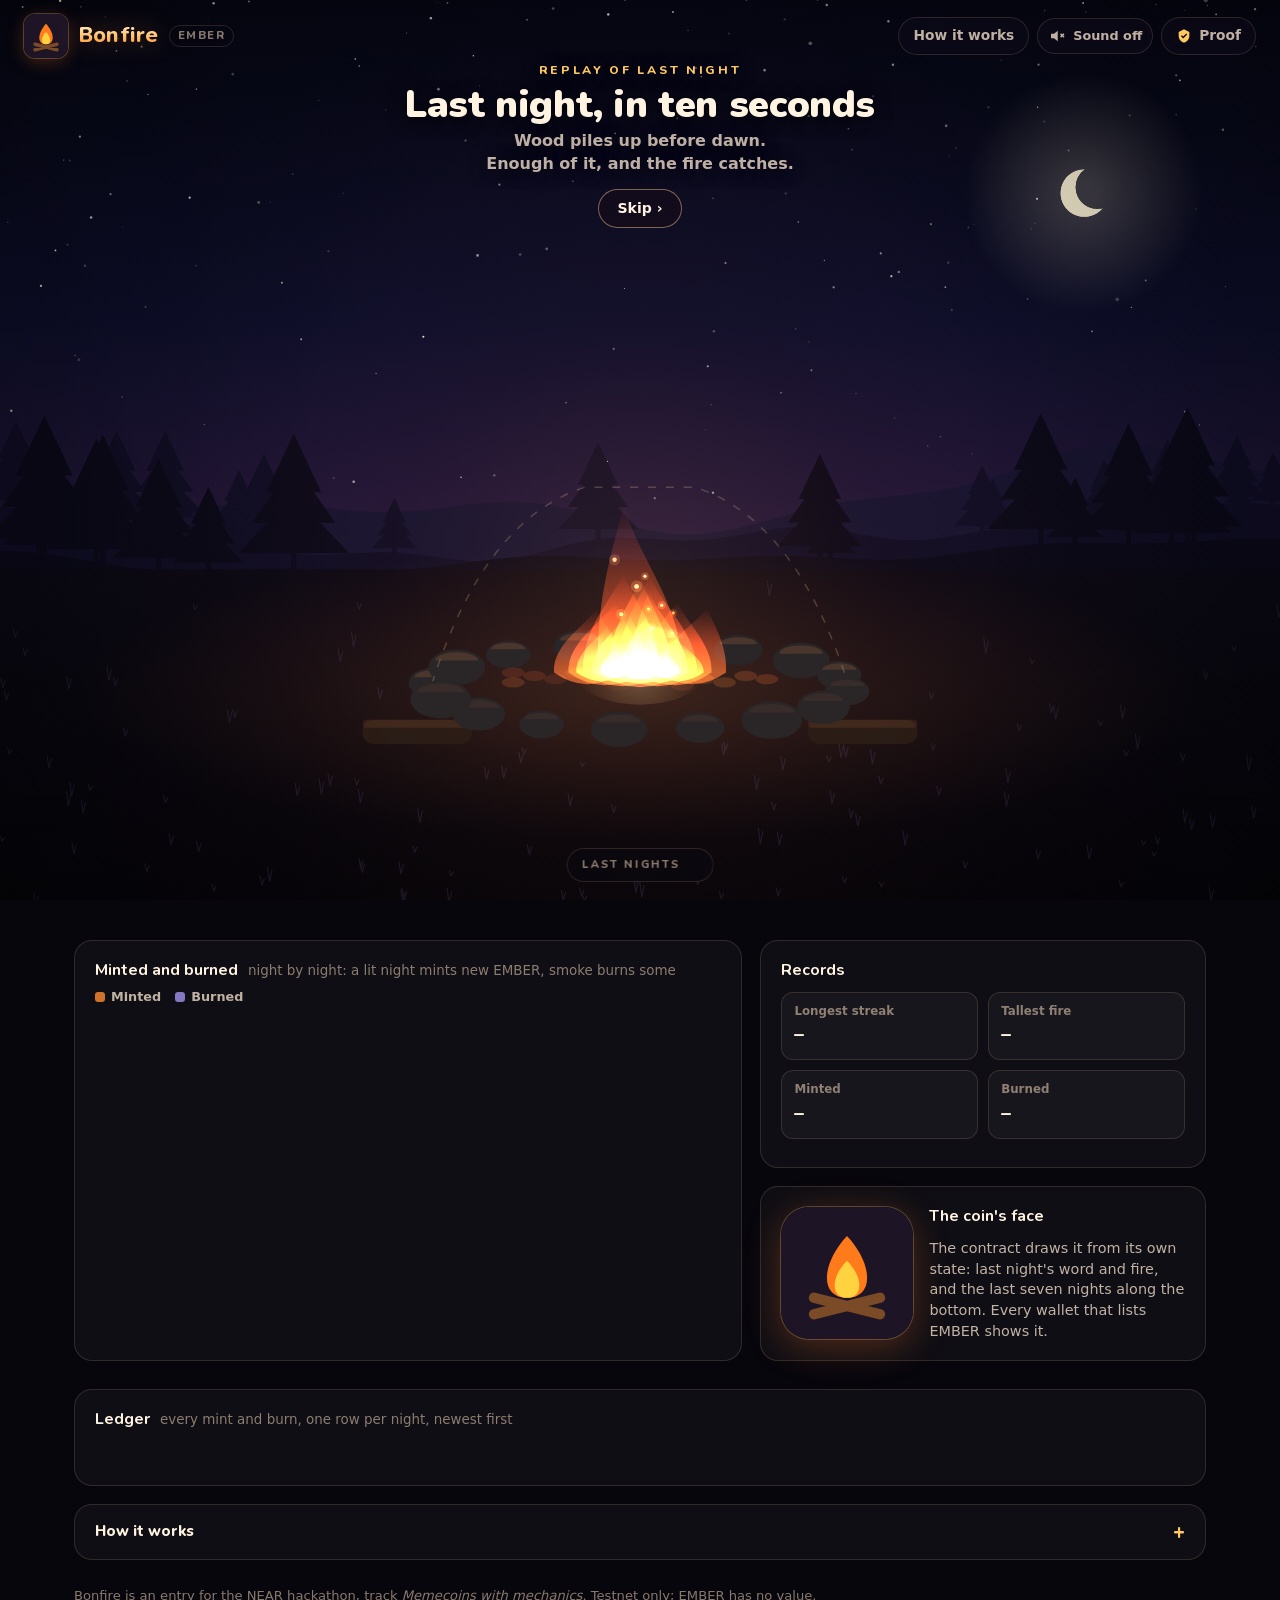
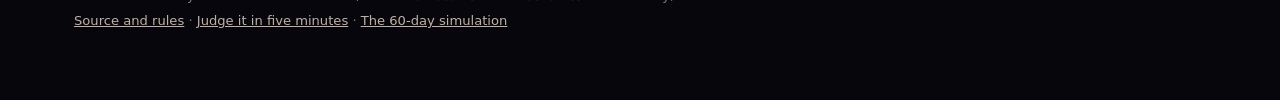
<file: web/index.html>
<!DOCTYPE html>
<html lang="en">
<head>
<meta charset="utf-8">
<meta name="viewport" content="width=device-width, initial-scale=1, viewport-fit=cover">
<meta http-equiv="Content-Security-Policy" content="default-src 'self'; script-src 'self'; style-src 'self'; img-src 'self' data:; connect-src https://test.rpc.fastnear.com https://near-testnet.drpc.org; font-src 'self'; base-uri 'none'; form-action 'none'; object-src 'none'">
<title>Bonfire · a memecoin you light together</title>
<meta name="description" content="A memecoin whose holders build a bonfire together every night. Throw EMBER on the pile before dawn: enough wood and everyone gets it back plus new EMBER; too little and some of it goes up in smoke.">
<meta name="theme-color" content="#07060d">
<meta property="og:type" content="website">
<meta property="og:site_name" content="Bonfire by replaycourt">
<meta property="og:title" content="Bonfire: a memecoin you light together">
<meta property="og:description" content="Every five minutes a night ends. Throw EMBER on the pile before dawn: enough wood and it catches, everyone gets theirs back plus new EMBER. Play free, no wallet, on NEAR testnet.">
<meta property="og:image" content="https://replaycourt.github.io/bonfire/web/og.jpg">
<meta property="og:image:width" content="1200">
<meta property="og:image:height" content="630">
<meta property="og:image:alt" content="Bonfire: a big fire at night with people around it, and the words: a memecoin you light together.">
<meta property="og:url" content="https://replaycourt.github.io/bonfire/web/">
<meta name="twitter:card" content="summary_large_image">
<meta name="twitter:title" content="Bonfire: a memecoin you light together">
<meta name="twitter:description" content="Throw EMBER on the pile before dawn. Enough wood and the fire catches: everyone gets theirs back plus new EMBER. Play free, no wallet.">
<meta name="twitter:image" content="https://replaycourt.github.io/bonfire/web/og.jpg">
<meta name="twitter:image:alt" content="Bonfire: a big fire at night with people around it, and the words: a memecoin you light together.">
<link rel="icon" href="favicon.svg" type="image/svg+xml">
<link rel="preload" href="fonts/nunito-display.woff2" as="font" type="font/woff2" crossorigin>
<link rel="stylesheet" href="css/style.css">
</head>
<body class="film-wait">
<div id="mock-badge" class="mock-badge" hidden>Mock data · nothing here is on chain</div>

<header class="top">
  <a class="brand" href="./" aria-label="Bonfire home">
    <img id="coin-mini" class="coin-mini" src="coin.svg" alt="">
    <span class="word">Bonfire</span><span class="ticker">EMBER</span>
  </a>
  <nav class="top-actions" aria-label="Page">
    <button id="btn-how" class="ghost" type="button">How it works</button>
    <button id="btn-sound" class="icon-btn sound-btn" type="button" aria-pressed="false" aria-label="Sound is off"><span class="ico ico-sound off" aria-hidden="true"></span><span class="sound-word" id="sound-word" aria-hidden="true">Sound off</span></button>
    <button id="btn-proof" class="ghost proof-btn" type="button"><span class="ico ico-proof" aria-hidden="true"></span><span>Proof</span></button>
  </nav>
</header>

<main>
  <section class="hero" id="hero">
    <div class="stage" id="stage">
      <canvas id="scene" role="img" aria-label="A bonfire at night"></canvas>
      <div class="sky-text">
        <div class="clock" id="clock" aria-live="off">
          <span class="night-label" id="night-label">Night</span>
          <b class="countdown" id="countdown">–:––</b>
          <span class="until" id="until">until dawn</span>
          <span class="quarters" id="quarters" role="img" aria-label="Quarters of the night"></span>
          <span class="risk" id="risk" hidden></span>
        </div>
        <p class="rules"><b>Throw wood before dawn.</b> <span>Enough wood: everyone gets their wood back plus new EMBER.</span> <span>Too little: some of it goes up in smoke.</span> <span>Wood on a cold pile earns most.</span></p>
      </div>
      <div id="film" class="film" hidden>
        <span class="film-kicker" id="film-kicker"></span>
        <b class="film-title" id="film-title">Last night, in ten seconds</b>
        <span class="film-sub" id="film-sub">Wood piles up before dawn. Enough of it, and the fire catches.</span>
        <button class="film-skip" id="film-skip" type="button">Skip <span aria-hidden="true">›</span></button>
      </div>
      <div id="stamp" class="stamp" aria-hidden="true" hidden></div>
      <div id="banner" class="banner" role="status" hidden>
        <span class="banner-kicker" id="banner-kicker"></span>
        <b class="banner-title" id="banner-title"></b>
        <span class="banner-text" id="banner-text"></span>
        <span class="banner-names" id="banner-names"></span>
        <span class="banner-actions">
          <button class="banner-card" id="banner-card" type="button" hidden>Share your card</button>
          <button class="banner-go" id="banner-go" type="button" hidden>Play tonight <span aria-hidden="true">›</span></button>
        </span>
      </div>
      <div class="strip-row">
        <span class="strip-label">Last nights <b id="strip-word"></b></span>
        <ol class="strip" id="strip" aria-label="The last nights, oldest first"></ol>
      </div>
    </div>

    <aside class="card tonight" id="tonight" aria-labelledby="tonight-title">
      <h2 class="card-title" id="tonight-title">Tonight<span class="card-night" id="tonight-night"></span></h2>
      <div class="need">
        <b id="need-big">–</b>
        <span id="need-small">Reading tonight’s fire from NEAR testnet…</span>
      </div>
      <div class="meter" id="meter" role="progressbar" aria-valuemin="0" aria-valuemax="100" aria-valuenow="0" aria-label="Pile against tonight's target">
        <div class="meter-fill" id="meter-fill"></div>
        <div class="meter-goal"></div>
      </div>
      <div class="meter-legend"><span><b id="pile-num">0</b> on the pile</span><span>target <b id="target-num">–</b></span></div>
      <div class="windows-head"><span>Wood counts now</span><b id="early">–</b></div>
      <div class="windows" id="windows" aria-label="Wood per quarter of the night"></div>
      <p class="fine" id="window-closes"></p>
      <dl class="names">
        <div><dt>Firestarter</dt><dd id="firestarter">–</dd></div>
        <div><dt>Last log</dt><dd id="last-log">–</dd></div>
      </dl>
      <details class="more" id="more">
        <summary>More about tonight</summary>
        <dl class="facts">
          <div><dt>Throwers</dt><dd id="throwers">–</dd></div>
          <div><dt>Streak</dt><dd id="streak">–</dd></div>
          <div><dt>Hearth</dt><dd id="hearth">–</dd></div>
        </dl>
        <p class="fine" id="kindling-left"></p>
        <p class="fine headcount" id="headcount" title="Counted by the contract: its founders (the demo bots, labelled on this page) and the accounts that claimed kindling, which an account can do once. Accounts that only received EMBER by transfer are not counted." hidden></p>
      </details>
    </aside>

    <aside class="card you" id="you" aria-labelledby="you-title">
      <h2 class="card-title" id="you-title">Your wood</h2>
      <div class="balance"><span class="label">Your EMBER</span><b id="balance">–</b></div>
      <div class="ready" id="ready" hidden>
        <div><b id="ready-amount"></b> <span id="ready-text"></span></div>
        <button id="btn-collect" class="collect" type="button">Collect</button>
      </div>
      <button id="btn-kindle" class="kindle" type="button" hidden>
        <span class="btn-title">Get kindling</span>
        <span class="btn-sub" id="kindle-sub">Start playing · free EMBER · no wallet</span>
      </button>
      <div class="throw-row" id="throw-row" role="group" aria-label="Throw wood"></div>
      <p class="throw-hint" id="throw-hint"></p>
      <section class="intro" id="intro" aria-labelledby="intro-title" hidden>
        <div class="intro-head">
          <h3 id="intro-title">A whole night in five minutes</h3>
          <button class="intro-close" id="intro-close" type="button" aria-label="Hide these steps">×</button>
        </div>
        <ol class="intro-steps" id="intro-steps">
          <li><span class="intro-num" aria-hidden="true">1</span><b>Get kindling</b><span class="intro-sub">free, no wallet, no sign-up</span><span class="sr-only"></span></li>
          <li><span class="intro-num" aria-hidden="true">2</span><b>Throw before dawn</b><span class="intro-sub">early wood counts most</span><span class="sr-only"></span></li>
          <li><span class="intro-num" aria-hidden="true">3</span><b>See it catch at dawn</b><span class="intro-sub">in under five minutes</span><span class="sr-only"></span></li>
        </ol>
        <p class="intro-foot">Nobody can change the rules. <button class="intro-link" id="intro-proof" type="button">See the proof</button></p>
      </section>
      <div class="mine" id="mine">
        <div><span>Your wood tonight</span><b id="my-wood">0</b></div>
        <div><span>If it catches</span><b id="my-share">–</b></div>
      </div>
      <p class="dawn-line" id="dawn-line" hidden><b id="dawn-when"></b> · <span id="dawn-what"></span></p>
      <p class="my-tally" id="my-tally" title="Counted by this page from what it saw of your account" hidden></p>
      <div class="my-card" id="my-card" hidden>
        <span class="my-card-text"><b id="my-card-word"></b> <span id="my-card-line"></span></span>
        <button class="share-btn" id="btn-share" type="button">Share your card</button>
      </div>
      <p class="note" id="note" hidden></p>
      <p class="status" id="status" aria-live="polite"></p>
    </aside>
  </section>

  <section class="story" id="story" aria-label="The story so far">
    <div class="card chart-card">
      <div class="card-head"><h2>Minted and burned</h2><span class="sub">night by night: a lit night mints new EMBER, smoke burns some</span></div>
      <div class="chart-meta"><span class="legend"><i class="sw mint" aria-hidden="true"></i>Minted <i class="sw burn" aria-hidden="true"></i>Burned</span><span class="supply-now" id="supply-now"></span></div>
      <div class="chart" id="chart"></div>
    </div>
    <div class="side-cards">
      <div class="card records">
        <h2>Records</h2>
        <div class="tiles">
          <div class="tile"><span>Longest streak</span><b id="rec-streak">–</b></div>
          <div class="tile"><span>Tallest fire</span><b id="rec-tallest">–</b></div>
          <div class="tile"><span>Minted</span><b id="rec-minted">–</b></div>
          <div class="tile"><span>Burned</span><b id="rec-burned">–</b></div>
        </div>
        <p class="tally" id="tally"></p>
      </div>
      <div class="card face">
        <img id="coin-face" class="coin-face" src="coin.svg" alt="The EMBER icon">
        <div>
          <h2>The coin's face</h2>
          <p>The contract draws it from its own state: last night's word and fire, and the last seven nights along the bottom. Every wallet that lists EMBER shows it.</p>
        </div>
      </div>
    </div>
  </section>

  <section class="ledger-section" id="ledger-section" aria-labelledby="ledger-title">
    <div class="card ledger-card">
      <div class="card-head"><h2 id="ledger-title">Ledger</h2><span class="sub">every mint and burn, one row per night, newest first</span></div>
      <p class="ledger-check" id="ledger-check"></p>
      <div class="ledger-host" id="ledger"></div>
      <div class="ledger-foot">
        <button id="btn-older" class="ghost" type="button" hidden>Show older nights</button>
        <span class="muted" id="ledger-count"></span>
      </div>
      <p class="ledger-events" id="ledger-events"></p>
    </div>
  </section>

  <section class="how" id="how-section">
    <details id="how">
      <summary>How it works</summary>
      <div id="how-body"><p class="muted">Reading the rules from the contract…</p></div>
    </details>
  </section>

  <footer class="foot">
    <span>Bonfire is an entry for the NEAR hackathon, track <i>Memecoins with mechanics</i>. Testnet only; EMBER has no value.</span>
    <span><a href="https://github.com/replaycourt/bonfire">Source and rules</a> · <a href="https://github.com/replaycourt/bonfire/blob/main/JUDGE.md">Judge it in five minutes</a> · <a href="https://github.com/replaycourt/bonfire/blob/main/docs/SIMULATION.md">The 60-day simulation</a></span>
  </footer>
</main>

<div id="toast" class="toast" role="status" hidden></div>

<div id="drawer-backdrop" class="drawer-backdrop" hidden></div>
<aside id="drawer" class="drawer" role="dialog" aria-modal="true" aria-labelledby="drawer-title" hidden>
  <div class="drawer-head"><h2 id="drawer-title">Proof</h2><button class="close" id="drawer-close" type="button" aria-label="Close">×</button></div>
  <div class="drawer-body" id="drawer-body"></div>
</aside>

<script type="module" src="js/main.js"></script>
</body>
</html>
</file>
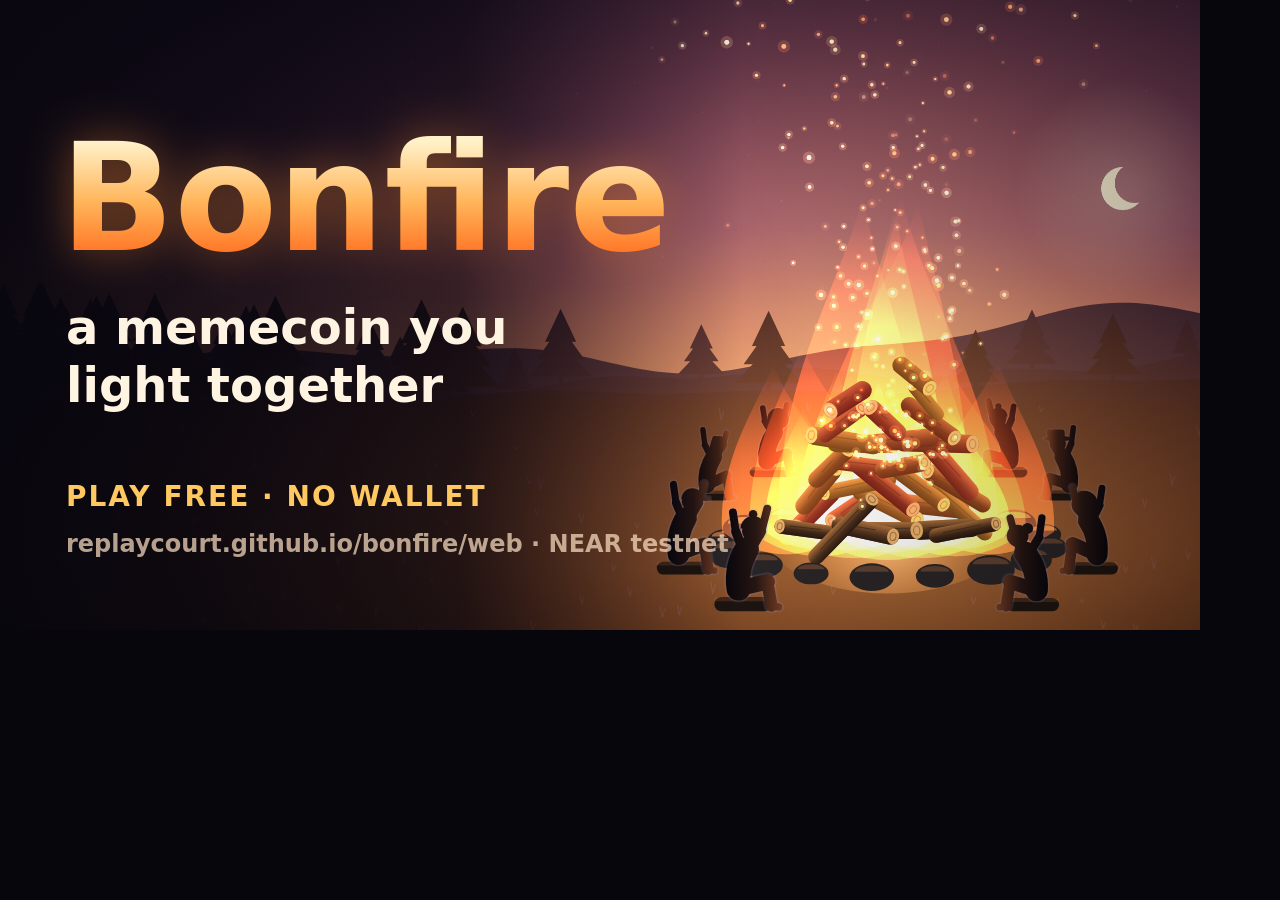
<file: web/og/index.html>
<!DOCTYPE html>
<html lang="en">
<head>
<meta charset="utf-8">
<meta http-equiv="Content-Security-Policy" content="default-src 'self'; script-src 'self'; style-src 'self'; img-src 'self' data:; font-src 'self'; base-uri 'none'; form-action 'none'; object-src 'none'">
<meta name="robots" content="noindex">
<title>Bonfire · link preview</title>
<link rel="preload" href="../fonts/nunito-display.woff2" as="font" type="font/woff2" crossorigin>
<link rel="stylesheet" href="og.css">
</head>
<body>
<!-- The picture behind ../og.jpg: the page's own scene and share-card drawing (drawPoster in
     ../js/card.js). Rendered at 1200x630 in headless Chrome and saved as og.jpg. -->
<canvas id="poster" width="1200" height="630"></canvas>
<script type="module" src="og.js"></script>
</body>
</html>
</file>
<file: web/css/style.css>
/* Nunito (SIL OFL 1.1, fonts/OFL.txt), from github.com/googlefonts/nunito at 8c6a9bb: the variable
   font cut to weights 600-1000 and Latin, for the wordmark, headings and numbers. Body text stays system. */
@font-face { font-family: "Bonfire Display"; src: url("../fonts/nunito-display.woff2") format("woff2"); font-weight: 600 1000; font-style: normal; font-display: swap; }

:root {
  --night: #07060d;
  --ink-1: #fff3e2;
  --ink-2: rgba(255, 236, 214, 0.74);
  --ink-3: rgba(255, 226, 196, 0.52);
  --amber: #ffc861;
  --flame: #ff8a2a;
  --ember: #e8552a;
  --smoke: #a9a5b8;
  --good: #ffd88a;
  --bad: #ff8f7a;
  --glass: rgba(17, 12, 28, 0.68);
  --glass-strong: rgba(19, 14, 30, 0.9);
  --line: rgba(255, 214, 160, 0.14);
  --radius: 18px;
  --font: ui-rounded, "SF Pro Rounded", "Nunito", "Avenir Next", "Segoe UI", system-ui, sans-serif;
  --display: "Bonfire Display", ui-rounded, "SF Pro Rounded", "Avenir Next", "Segoe UI", system-ui, sans-serif;
  --mono: ui-monospace, "SF Mono", SFMono-Regular, Menlo, Consolas, monospace;
  color-scheme: dark;
}

* { box-sizing: border-box; }
html { background: var(--night); }
body { margin: 0; min-height: 100%; background: var(--night); color: var(--ink-1); font: 15px/1.45 var(--font); -webkit-font-smoothing: antialiased; -webkit-tap-highlight-color: transparent; }
button { font: inherit; color: inherit; cursor: pointer; }
button:disabled { cursor: default; }
a { color: var(--amber); }
h2 { margin: 0; font-size: 1rem; }
h2, h3, .word, .ticker, .night-label, .countdown, .card-title, .need b, .balance b, .btn-title, .chip b, .mine b, .facts dd, .tile b, .windows-head b, .banner-kicker, .banner-title, .strip-label, .film-kicker, .film-title, .stamp, .how summary, .ready b, .collect, .share-btn, .banner-card, .banner-go { font-family: var(--display); }
code, pre { font-family: var(--mono); }
[hidden] { display: none !important; }
.sr-only { position: absolute; width: 1px; height: 1px; overflow: hidden; clip: rect(0 0 0 0); white-space: nowrap; }
.muted { color: var(--ink-3); }
.fine { font-size: 0.8rem; color: var(--ink-3); margin: 0; }
.good { color: var(--good); }
.bad { color: var(--bad); }
:focus-visible { outline: 2px solid var(--amber); outline-offset: 2px; border-radius: 8px; }

/* ---- icons (CSS masks; data: URLs are allowed by img-src) ---- */
.ico { display: inline-block; width: 18px; height: 18px; background: currentColor; -webkit-mask: var(--m) center / contain no-repeat; mask: var(--m) center / contain no-repeat; }
.ico-sound { --m: url("data:image/svg+xml;utf8,<svg xmlns='http://www.w3.org/2000/svg' viewBox='0 0 24 24'><path d='M4 9h4l5-4v14l-5-4H4V9zm12.5 3a4.5 4.5 0 0 0-2.2-3.9v7.8a4.5 4.5 0 0 0 2.2-3.9zm3.5 0a8 8 0 0 0-4-6.9v2.3a5.8 5.8 0 0 1 0 9.2v2.3a8 8 0 0 0 4-6.9z'/></svg>"); }
.ico-sound.off { --m: url("data:image/svg+xml;utf8,<svg xmlns='http://www.w3.org/2000/svg' viewBox='0 0 24 24'><path d='M4 9h4l5-4v14l-5-4H4V9zm12 .6 1.4-1.4 1.6 1.6 1.6-1.6L22 9.6 20.4 11.2 22 12.8l-1.4 1.4-1.6-1.6-1.6 1.6-1.4-1.4 1.6-1.6L16 9.6z'/></svg>"); }
.ico-proof { --m: url("data:image/svg+xml;utf8,<svg xmlns='http://www.w3.org/2000/svg' viewBox='0 0 24 24'><path d='M12 2 4 6v6c0 5 3.4 8.6 8 10 4.6-1.4 8-5 8-10V6l-8-4zm-1.2 13.6-3.3-3.3 1.4-1.4 1.9 1.9 4.6-4.6 1.4 1.4-6 6z'/></svg>"); }

/* ---- header ---- */
.top { position: absolute; z-index: 20; top: 0; left: 0; right: 0; display: flex; align-items: center; justify-content: space-between; gap: 12px; padding: 14px 24px; padding-top: max(14px, env(safe-area-inset-top)); pointer-events: none; }
.top > * { pointer-events: auto; }
.brand { display: flex; align-items: center; gap: 10px; text-decoration: none; color: var(--ink-1); }
.coin-mini { width: 44px; height: 44px; border-radius: 11px; box-shadow: 0 0 0 1px rgba(255, 200, 140, 0.25), 0 4px 18px rgba(255, 120, 40, 0.25); }
.word { font-size: 1.35rem; font-weight: 800; letter-spacing: 0.01em; background: linear-gradient(180deg, #fff1c8 10%, #ffb55a 60%, #ff7a2a); -webkit-background-clip: text; background-clip: text; color: transparent; filter: drop-shadow(0 0 12px rgba(255, 140, 50, 0.35)); }
.ticker { font-size: 0.7rem; font-weight: 800; letter-spacing: 0.14em; color: var(--ink-3); border: 1px solid var(--line); border-radius: 999px; padding: 2px 8px; }
.top-actions { display: flex; align-items: center; gap: 8px; }
.ghost, .icon-btn { background: rgba(16, 12, 26, 0.55); border: 1px solid var(--line); border-radius: 999px; padding: 8px 14px; color: var(--ink-2); font-weight: 700; font-size: 0.86rem; backdrop-filter: blur(8px); -webkit-backdrop-filter: blur(8px); transition: color 0.15s, border-color 0.15s, background 0.15s; display: inline-flex; align-items: center; gap: 7px; }
.ghost:hover, .icon-btn:hover { color: var(--ink-1); border-color: rgba(255, 214, 160, 0.34); }
.icon-btn { padding: 8px 10px; }
.sound-btn .sound-word { font-size: 0.8rem; }
.sound-btn[aria-pressed="true"] { color: var(--amber); border-color: rgba(255, 200, 120, 0.45); }
.sound-btn.ring { animation: ring 1.4s ease-out 3; }
@keyframes ring { 0% { box-shadow: 0 0 0 0 rgba(255, 190, 90, 0.7); } 100% { box-shadow: 0 0 0 14px rgba(255, 190, 90, 0); } }
.proof-btn .ico { width: 16px; height: 16px; color: var(--amber); }
.mock-badge { position: fixed; z-index: 60; left: 50%; top: 0; transform: translateX(-50%); background: #ffe14d; color: #241a00; font-weight: 800; font-size: 0.66rem; letter-spacing: 0.06em; text-transform: uppercase; padding: 3px 12px 4px; border-radius: 0 0 10px 10px; box-shadow: 0 4px 18px rgba(0, 0, 0, 0.45); pointer-events: none; white-space: nowrap; }

/* ---- hero ---- */
.hero { position: relative; height: 100vh; height: 100svh; min-height: 680px; max-height: 1100px; overflow: hidden; }
.stage { position: absolute; inset: 0; }
#scene { position: absolute; inset: 0; width: 100%; height: 100%; display: block; }
.sky-text { position: absolute; top: 66px; left: 50%; transform: translateX(-50%); width: min(720px, 92%); text-align: center; pointer-events: none; }
.clock { display: flex; flex-direction: column; align-items: center; gap: 0; text-shadow: 0 2px 18px rgba(0, 0, 0, 0.7); }
.night-label { font-size: 0.76rem; font-weight: 800; letter-spacing: 0.22em; text-transform: uppercase; color: var(--amber); }
.countdown { font-size: 3.1rem; line-height: 1.05; font-weight: 800; font-variant-numeric: tabular-nums; letter-spacing: -0.01em; color: var(--ink-1); }
.until { font-size: 0.9rem; color: var(--ink-2); font-weight: 600; }
.clock.late .countdown { color: #ffd5a1; animation: pulse 1.2s ease-in-out infinite; }
@keyframes pulse { 50% { opacity: 0.72; } }
body.cold .countdown, body.offline .countdown { font-size: 2.2rem; }
.quarters { display: flex; gap: 4px; margin-top: 8px; width: 132px; }
.quarters .q { flex: 1; height: 5px; border-radius: 3px; background: rgba(255, 230, 200, 0.14); overflow: hidden; position: relative; }
.quarters .q i { position: absolute; inset: 0 auto 0 0; width: var(--p, 0%); background: rgba(255, 200, 120, 0.55); }
.quarters .q.now { background: rgba(255, 170, 80, 0.25); box-shadow: 0 0 10px rgba(255, 140, 40, 0.55); }
.quarters .q.now i { background: linear-gradient(90deg, #ff9a3a, #ffd27a); }
body.cold .quarters, body.offline .quarters { display: none; }
.rules { margin: 14px auto 0; max-width: 640px; font-size: 0.98rem; line-height: 1.5; color: var(--ink-2); text-shadow: 0 1px 12px rgba(0, 0, 0, 0.85); text-wrap: balance; }
.rules b { color: var(--ink-1); }
/* the rules stay between the cards, which reach up to them on short screens */
@media (min-width: 1181px) { .rules { max-width: min(640px, calc(100vw - 2 * 380px)); } }
@media (min-width: 901px) and (max-width: 1180px) { .rules { max-width: max(300px, calc(100vw - 2 * 332px)); } }

.banner { position: absolute; z-index: 5; left: 50%; top: 62px; transform: translateX(-50%); min-width: 280px; max-width: min(460px, 90%); text-align: center; padding: 14px 22px 16px; border-radius: 20px; background: rgba(20, 12, 20, 0.78); border: 1px solid rgba(255, 200, 120, 0.3); box-shadow: 0 10px 50px rgba(0, 0, 0, 0.5); backdrop-filter: blur(10px); -webkit-backdrop-filter: blur(10px); display: flex; flex-direction: column; gap: 3px; animation: rise 0.6s cubic-bezier(0.2, 0.9, 0.3, 1.2); }
.banner.lit { border-color: rgba(255, 200, 100, 0.55); box-shadow: 0 0 60px rgba(255, 130, 40, 0.35), 0 10px 50px rgba(0, 0, 0, 0.5); }
.banner.smoked, .banner.cold { background: rgba(32, 32, 42, 0.86); border-color: rgba(190, 185, 205, 0.35); }
.banner-actions { display: flex; justify-content: center; gap: 8px; flex-wrap: wrap; }
.banner-actions:not(:has(button:not([hidden]))) { display: none; }
.banner-card, .banner-go { margin-top: 8px; font-size: 0.88rem; font-weight: 800; color: #2a1408; background: var(--amber); border: 0; border-radius: 999px; padding: 8px 18px; cursor: pointer; }
.banner-go { color: var(--ink-1); background: rgba(255, 200, 120, 0.14); border: 1px solid rgba(255, 200, 120, 0.5); }
.banner-kicker { font-size: 0.72rem; font-weight: 800; letter-spacing: 0.2em; text-transform: uppercase; color: var(--ink-3); }
.banner-title { font-size: 1.6rem; line-height: 1.15; }
.banner.lit .banner-title { color: #ffe1a0; }
.banner.smoked .banner-title, .banner.cold .banner-title { color: #dcd8e6; }
.banner-text { color: var(--ink-2); font-size: 0.95rem; }
.banner-names { color: var(--ink-3); font-size: 0.8rem; margin-top: 2px; }
.banner-names:empty { display: none; }

/* ---- a first visit: last night plays as a short film, with nothing of tonight on screen ---- */
.clock, .rules, .hero .card { transition: opacity 0.6s ease, visibility 0.6s; }
body.film-wait .hero .card, body.replay-on .hero .card, body.film-wait .clock, body.film-wait .rules, body.replay-on .clock, body.replay-on .rules { opacity: 0; visibility: hidden; }
.film { position: absolute; z-index: 6; top: 62px; left: 50%; transform: translateX(-50%); width: min(560px, 92%); display: flex; flex-direction: column; align-items: center; gap: 4px; text-align: center; text-shadow: 0 2px 18px rgba(0, 0, 0, 0.8); animation: film-in 0.5s ease-out; }
/* its own rise: fade-up's transform would drop the centring translate while it runs */
@keyframes film-in { from { opacity: 0; transform: translate(-50%, 6px); } }
.film-kicker { font-size: 0.76rem; font-weight: 800; letter-spacing: 0.22em; text-transform: uppercase; color: var(--amber); }
.film-title { font-size: 2.4rem; line-height: 1.08; font-weight: 900; letter-spacing: -0.01em; }
.film-sub { font-size: 1rem; color: var(--ink-2); font-weight: 600; text-wrap: balance; }
.film-skip { margin-top: 10px; padding: 8px 18px; border-radius: 999px; font-weight: 800; font-size: 0.88rem; color: var(--ink-1); background: rgba(20, 12, 26, 0.6); border: 1px solid rgba(255, 210, 140, 0.45); backdrop-filter: blur(8px); -webkit-backdrop-filter: blur(8px); text-shadow: none; }
.film-skip:hover { border-color: rgba(255, 220, 160, 0.8); background: rgba(40, 24, 30, 0.75); }
.film.out { opacity: 0; transition: opacity 0.4s; pointer-events: none; }

/* ---- dawn: a stamp in the sky, then the banner where the clock was ---- */
body.stamp-on .clock, body.banner-on .clock, body.stamp-on .rules, body.banner-on .rules, body.stamp-on .risk, body.banner-on .risk { opacity: 0; visibility: hidden; transition-duration: 0.2s; }
.stamp { position: absolute; z-index: 6; top: 70px; left: 50%; transform: translateX(-50%) rotate(-4deg); white-space: nowrap; pointer-events: none; font-size: clamp(64px, 8.5vw, 120px); line-height: 1; font-weight: 1000; letter-spacing: 0.03em; padding: 6px 28px 12px; border-radius: 22px; border: 5px solid currentColor; animation: stamp-in 0.45s cubic-bezier(0.2, 1.4, 0.4, 1) both; }
.stamp.lit { color: #ffd27a; text-shadow: 0 0 28px rgba(255, 140, 40, 0.85), 0 4px 0 rgba(120, 40, 8, 0.6); box-shadow: 0 0 40px rgba(255, 130, 40, 0.45), inset 0 0 30px rgba(255, 130, 40, 0.25); background: rgba(40, 14, 6, 0.62); }
.stamp.smoked { color: #d6d2e0; text-shadow: 0 0 24px rgba(160, 155, 180, 0.6), 0 4px 0 rgba(30, 30, 40, 0.7); box-shadow: 0 0 36px rgba(140, 135, 160, 0.35); background: rgba(30, 30, 40, 0.66); }
.stamp.cold { color: #b8cbe6; text-shadow: 0 0 24px rgba(120, 150, 200, 0.6); background: rgba(20, 26, 40, 0.66); }
.stamp.out { opacity: 0; transform: translateX(-50%) rotate(-4deg) scale(0.92); transition: opacity 0.35s, transform 0.35s; }
@keyframes stamp-in { from { opacity: 0; transform: translateX(-50%) rotate(-10deg) scale(1.7); } }
@keyframes rise { from { opacity: 0; transform: translate(-50%, 12px) scale(0.96); } }

.strip-row { position: absolute; z-index: 3; left: 50%; bottom: 18px; transform: translateX(-50%); display: flex; align-items: center; gap: 12px; padding: 8px 14px; border-radius: 999px; background: rgba(10, 8, 18, 0.55); border: 1px solid var(--line); backdrop-filter: blur(8px); -webkit-backdrop-filter: blur(8px); }
.strip-label { font-size: 0.7rem; font-weight: 800; letter-spacing: 0.16em; text-transform: uppercase; color: var(--ink-3); white-space: nowrap; }
.strip { list-style: none; margin: 0; padding: 0; display: flex; gap: 4px; align-items: flex-end; }
.strip .night { width: 20px; display: flex; flex-direction: column; align-items: center; gap: 1px; }
.strip svg { width: 18px; height: 18px; display: block; }
.strip .lit svg { fill: #ff9a3a; filter: drop-shadow(0 0 4px rgba(255, 130, 40, 0.6)); }
.strip .smoked svg { fill: #8d899c; }
.strip .cold svg path { fill: none; stroke: #6c7a90; stroke-width: 2.4; }
.strip .cap { font-size: 0.58rem; font-weight: 800; line-height: 1; color: var(--ink-3); font-variant-numeric: tabular-nums; }
.strip .lit .cap { color: #ffc861; }
.strip .night:last-child svg { transform: scale(1.18); }
.strip-label b { color: var(--ink-1); letter-spacing: 0.08em; margin-left: 6px; }
.strip-empty { font-size: 0.82rem; color: var(--ink-3); }

/* ---- cards ---- */
.card { background: var(--glass); border: 1px solid var(--line); border-radius: var(--radius); padding: 18px 20px; box-shadow: 0 18px 50px rgba(0, 0, 0, 0.45); backdrop-filter: blur(14px) saturate(1.1); -webkit-backdrop-filter: blur(14px) saturate(1.1); }
.card-title { font-size: 0.74rem; font-weight: 800; letter-spacing: 0.2em; text-transform: uppercase; color: var(--amber); margin-bottom: 10px; }
.card-night { color: var(--ink-3); }
.hero .card { position: absolute; z-index: 4; top: 50%; transform: translateY(-46%); }
.tonight { left: 28px; width: 296px; }
.you { right: 28px; width: 336px; }

.need { display: flex; flex-direction: column; margin-bottom: 12px; }
.need b { font-size: 1.7rem; line-height: 1.1; font-variant-numeric: tabular-nums; }
.need span { color: var(--ink-2); font-size: 0.9rem; }
.meter { position: relative; height: 12px; border-radius: 999px; background: rgba(255, 255, 255, 0.07); overflow: hidden; box-shadow: inset 0 0 0 1px rgba(255, 214, 160, 0.1); }
.meter-fill { position: absolute; inset: 0 auto 0 0; width: var(--p, 0%); border-radius: 999px; background: linear-gradient(90deg, #c2451c, #ff8a2a 60%, #ffc861); box-shadow: 0 0 16px rgba(255, 140, 40, 0.6); transition: width 0.8s cubic-bezier(0.2, 0.8, 0.2, 1); }
.meter.reached .meter-fill { background: linear-gradient(90deg, #ff8a2a, #ffd27a); }
.meter-legend { display: flex; justify-content: space-between; margin-top: 6px; font-size: 0.82rem; color: var(--ink-3); }
.meter-legend b { color: var(--ink-1); font-variant-numeric: tabular-nums; }
.facts { display: grid; grid-template-columns: repeat(3, 1fr); gap: 8px 12px; margin: 8px 0 8px; }
.more { margin-top: 10px; padding-top: 8px; border-top: 1px solid var(--line); }
.more summary { cursor: pointer; list-style: none; display: flex; align-items: center; gap: 6px; font-size: 0.78rem; font-weight: 700; color: var(--ink-3); }
.more summary::-webkit-details-marker { display: none; }
.more summary::after { content: "+"; margin-left: auto; color: var(--amber); font-size: 1.05rem; line-height: 1; }
.more[open] summary::after { content: "–"; }
.more summary:hover { color: var(--ink-2); }
.more .fine + .fine { margin-top: 6px; }
.names { margin: 12px 0 0; padding-top: 10px; border-top: 1px solid var(--line); display: grid; gap: 4px; }
.names div { display: flex; justify-content: space-between; align-items: baseline; gap: 10px; }
.names dt { font-size: 0.74rem; color: var(--ink-3); font-weight: 700; }
.names dd { margin: 0; font-weight: 800; font-size: 0.88rem; text-align: right; overflow: hidden; text-overflow: ellipsis; white-space: nowrap; }
.names dd.muted { color: var(--ink-3); font-weight: 600; }
.facts dd.muted { color: var(--ink-3); font-weight: 600; font-size: 0.9rem; }
.facts div { display: flex; flex-direction: column; }
.facts dt { font-size: 0.74rem; color: var(--ink-3); font-weight: 700; }
.facts dd { margin: 0; font-size: 1.05rem; font-weight: 800; font-variant-numeric: tabular-nums; }
#early { color: var(--good); }
.windows-head { display: flex; justify-content: space-between; align-items: baseline; margin: 14px 0 6px; }
.windows-head span { font-size: 0.74rem; color: var(--ink-3); font-weight: 700; }
.windows-head b { font-size: 1.15rem; color: var(--good); font-variant-numeric: tabular-nums; }
.windows { display: grid; grid-template-columns: repeat(4, 1fr); gap: 6px; }
.w { display: flex; flex-direction: column; align-items: center; gap: 2px; }
.w-bar { position: relative; width: 100%; height: 28px; border-radius: 7px; background: rgba(255, 255, 255, 0.05); border: 1px solid rgba(255, 214, 160, 0.1); overflow: hidden; }
.w-bar i { position: absolute; left: 0; right: 0; bottom: 0; height: var(--h, 0%); background: linear-gradient(180deg, rgba(255, 170, 80, 0.75), rgba(200, 80, 30, 0.75)); transition: height 0.6s; }
.w.next .w-bar { border-style: dashed; }
.w.now .w-bar { border-color: rgba(255, 200, 120, 0.7); box-shadow: 0 0 12px rgba(255, 140, 40, 0.35); }
.w-mine { position: absolute; top: 3px; right: 3px; width: 7px; height: 7px; border-radius: 50%; background: #ffd27a; box-shadow: 0 0 6px #ffd27a; }
.w-label { font-size: 0.74rem; font-weight: 800; font-variant-numeric: tabular-nums; color: var(--ink-2); }
.w.next .w-label { color: var(--ink-3); font-size: 0.66rem; letter-spacing: 0.08em; }
.w.now .w-label { color: var(--amber); font-size: 0.66rem; letter-spacing: 0.1em; text-transform: uppercase; }
.ready { display: flex; align-items: center; gap: 10px; justify-content: space-between; margin: -4px 0 12px; padding: 10px 12px; border-radius: 14px; background: rgba(255, 210, 120, 0.08); border: 1px solid rgba(255, 210, 120, 0.35); font-size: 0.82rem; color: var(--ink-2); }
.ready b { color: var(--good); font-size: 1rem; font-variant-numeric: tabular-nums; }
.collect { flex: none; border: none; border-radius: 999px; padding: 8px 14px; font-weight: 800; color: #2a1404; background: linear-gradient(180deg, #ffd27a, #ff9a3a); box-shadow: 0 4px 16px rgba(255, 140, 40, 0.35); }
.collect:disabled { filter: saturate(0.4) brightness(0.8); }

.balance { display: flex; align-items: baseline; justify-content: space-between; margin-bottom: 14px; }
.balance .label { color: var(--ink-2); font-size: 0.9rem; font-weight: 600; }
.balance b { font-size: 1.9rem; line-height: 1; font-variant-numeric: tabular-nums; }
.kindle { width: 100%; display: flex; flex-direction: column; align-items: center; gap: 2px; border: none; border-radius: 16px; padding: 14px 16px; margin-bottom: 12px; color: #2a1404; background: linear-gradient(180deg, #ffd27a, #ff9a3a 55%, #f0742a); box-shadow: 0 8px 30px rgba(255, 120, 40, 0.38), inset 0 1px 0 rgba(255, 255, 255, 0.5); transition: transform 0.12s, box-shadow 0.2s; }
.kindle:hover:not(:disabled) { transform: translateY(-1px); box-shadow: 0 12px 38px rgba(255, 120, 40, 0.5), inset 0 1px 0 rgba(255, 255, 255, 0.5); }
.kindle:active:not(:disabled) { transform: translateY(1px); }
.kindle:disabled { filter: saturate(0.4) brightness(0.8); }
.btn-title { font-weight: 800; font-size: 1.1rem; }
.btn-sub { font-size: 0.8rem; font-weight: 700; opacity: 0.8; }
.throw-row { display: grid; grid-template-columns: repeat(auto-fit, minmax(64px, 1fr)); gap: 8px; }
.chip { display: flex; flex-direction: column; align-items: center; gap: 0; padding: 10px 6px 9px; border-radius: 14px; border: 1px solid rgba(255, 190, 120, 0.3); background: linear-gradient(180deg, rgba(255, 160, 80, 0.2), rgba(255, 120, 40, 0.08)); color: var(--ink-1); transition: transform 0.12s, background 0.15s, border-color 0.15s; position: relative; }
.chip b { font-size: 1.08rem; font-variant-numeric: tabular-nums; }
.chip span { font-size: 0.68rem; color: var(--ink-3); font-weight: 700; letter-spacing: 0.04em; }
.chip:hover:not(:disabled) { background: linear-gradient(180deg, rgba(255, 170, 90, 0.34), rgba(255, 120, 40, 0.14)); border-color: rgba(255, 200, 130, 0.6); transform: translateY(-1px); }
.chip:active:not(:disabled) { transform: translateY(1px) scale(0.98); }
.chip.all { background: linear-gradient(180deg, #ffc56a, #ff8a2a); border-color: transparent; color: #2a1404; }
.chip.all span { color: rgba(42, 20, 4, 0.7); }
.chip.selected:not(.all) { border-color: rgba(255, 214, 150, 0.85); box-shadow: inset 0 0 0 1px rgba(255, 214, 150, 0.45); }
.chip.all.selected { box-shadow: 0 0 0 2px rgba(255, 226, 170, 0.85); }
.chip:disabled { opacity: 0.4; }
.throw-hint { min-height: 2.6em; margin: 10px 0 12px; font-size: 0.84rem; color: var(--ink-2); }
.throw-hint:empty { display: none; }
.kindle + .throw-row[hidden] + .throw-hint:empty + .mine, .kindle + .throw-row[hidden] + .throw-hint:empty + .intro[hidden] + .mine { margin-top: 4px; }
.mine { display: grid; grid-template-columns: 1fr 1fr; gap: 10px; padding-top: 12px; border-top: 1px solid var(--line); }
.mine div { display: flex; flex-direction: column; }
.mine span { font-size: 0.74rem; color: var(--ink-3); font-weight: 700; }
.mine b { font-size: 1.15rem; font-variant-numeric: tabular-nums; }
.note { margin: 12px 0 0; font-size: 0.86rem; color: var(--ink-2); background: rgba(255, 255, 255, 0.04); border: 1px solid var(--line); border-radius: 12px; padding: 10px 12px; }
.status { margin: 8px 0 0; min-height: 1.2em; font-size: 0.82rem; color: var(--ink-3); }
.status.busy::before { content: ""; display: inline-block; width: 9px; height: 9px; margin-right: 7px; border-radius: 50%; background: var(--flame); box-shadow: 0 0 10px var(--flame); animation: pulse 0.9s ease-in-out infinite; vertical-align: 1px; }
.my-tally { margin: 10px 0 0; font-size: 0.8rem; line-height: 1.4; color: var(--ink-2); }
.headcount { margin-top: 6px; line-height: 1.35; }
.my-card { display: flex; align-items: center; gap: 10px; justify-content: space-between; margin: 10px 0 0; padding: 9px 10px 9px 12px; border-radius: 12px; background: rgba(255, 170, 80, 0.08); border: 1px solid rgba(255, 200, 120, 0.3); font-size: 0.82rem; line-height: 1.3; color: var(--ink-2); }
.my-card b { display: block; color: var(--amber); font-family: var(--display); font-size: 0.9rem; }
.my-card.smoked b { color: #d6d2e0; }
.share-btn { flex: none; border: 0; border-radius: 999px; padding: 7px 13px; font-size: 0.82rem; font-weight: 800; color: #2a1404; background: linear-gradient(180deg, #ffd27a, #ff9a3a); box-shadow: 0 4px 14px rgba(255, 140, 40, 0.3); }

/* ---- the player's own dawn, once they have wood on tonight's pile ---- */
.dawn-line { margin: 12px 0 0; padding: 8px 12px; border-radius: 12px; font-size: 0.86rem; line-height: 1.35; color: var(--ink-2); background: rgba(255, 160, 70, 0.08); border: 1px solid rgba(255, 200, 120, 0.3); font-variant-numeric: tabular-nums; }
.dawn-line::before { content: ""; display: inline-block; width: 8px; height: 8px; margin-right: 8px; border-radius: 50%; background: var(--flame); box-shadow: 0 0 10px var(--flame); animation: pulse 1.6s ease-in-out infinite; vertical-align: 1px; }
.dawn-line b { color: var(--amber); }
.dawn-line span { display: inline-block; }
.dawn-line.due b { color: #ffe1a0; }

/* ---- a first visit: three steps, numbered on the controls they point at ---- */
/* on wide screens a card of its own under "Your wood", so nothing above it moves when it appears */
.intro { position: absolute; top: calc(100% + 12px); left: 0; right: 0; padding: 13px 16px 11px; border-radius: var(--radius); background: var(--glass-strong); border: 1px solid rgba(255, 210, 120, 0.3); box-shadow: 0 18px 50px rgba(0, 0, 0, 0.45); animation: fade-up 0.45s ease-out; }
@keyframes fade-up { from { opacity: 0; transform: translateY(6px); } }
.intro-head { display: flex; align-items: center; justify-content: space-between; gap: 8px; margin-bottom: 9px; }
.intro-head h3 { margin: 0; font-size: 0.68rem; font-weight: 800; letter-spacing: 0.16em; text-transform: uppercase; color: var(--amber); }
.intro-close { flex: none; width: 26px; height: 26px; padding: 0; border-radius: 999px; border: 1px solid var(--line); background: none; color: var(--ink-3); font-size: 1.05rem; line-height: 1; }
.intro-close:hover { color: var(--ink-1); border-color: rgba(255, 214, 160, 0.34); }
.intro-steps { list-style: none; margin: 0; padding: 0; display: grid; gap: 8px; }
.intro-steps li { display: grid; grid-template-columns: 22px 1fr; column-gap: 10px; align-items: center; }
.intro-num { grid-row: 1 / 3; width: 22px; height: 22px; border-radius: 50%; display: grid; place-items: center; font-size: 0.74rem; font-weight: 800; color: var(--amber); border: 1px solid rgba(255, 200, 120, 0.5); }
.intro-steps b { font-size: 0.9rem; line-height: 1.2; }
.intro-sub { font-size: 0.76rem; line-height: 1.25; font-weight: 600; color: var(--ink-3); font-variant-numeric: tabular-nums; }
.intro-steps li.now .intro-num { color: #2a1404; background: linear-gradient(180deg, #ffe1a0, #ffb455); border-color: transparent; box-shadow: 0 0 12px rgba(255, 160, 60, 0.55); }
.intro-steps li.now .intro-sub { color: var(--ink-2); }
.intro-steps li.done .intro-num { color: var(--good); border-color: rgba(255, 216, 138, 0.35); }
.intro-steps li.done b { color: var(--ink-3); }
.intro-foot { margin: 10px 0 0; padding-top: 8px; border-top: 1px solid var(--line); font-size: 0.76rem; color: var(--ink-3); }
.intro-link { padding: 0; border: 0; background: none; font: inherit; font-weight: 700; color: var(--amber); text-decoration: underline; text-underline-offset: 2px; }
.kindle { position: relative; }
body.intro-at-1 .kindle::before, body.intro-at-2 .throw-row .chip:first-child::before { position: absolute; top: -9px; left: -9px; width: 22px; height: 22px; border-radius: 50%; font-size: 0.74rem; font-weight: 800; line-height: 22px; text-align: center; color: #2a1404; background: linear-gradient(180deg, #ffe1a0, #ffb455); box-shadow: 0 0 0 3px rgba(17, 12, 28, 0.92), 0 0 14px rgba(255, 160, 60, 0.6); }
body.intro-at-1 .kindle::before { content: "1"; }
body.intro-at-2 .throw-row .chip:first-child::before { content: "2"; }
body.intro-on .until::after { content: "3"; display: inline-block; width: 20px; height: 20px; margin-left: 7px; border-radius: 50%; font-size: 0.7rem; font-weight: 800; line-height: 18px; text-align: center; vertical-align: 1px; color: var(--amber); border: 1px solid rgba(255, 200, 120, 0.6); text-shadow: none; }
body.intro-at-3 .until::after { color: #2a1404; background: linear-gradient(180deg, #ffe1a0, #ffb455); border-color: transparent; box-shadow: 0 0 12px rgba(255, 160, 60, 0.55); }

/* ---- late in the night: the streak at risk ---- */
.risk { margin-top: 10px; padding: 5px 14px; border-radius: 999px; font-size: 0.86rem; font-weight: 700; line-height: 1.3; color: #ffe2c6; background: rgba(120, 30, 8, 0.55); border: 1px solid rgba(255, 130, 80, 0.55); box-shadow: 0 0 26px rgba(255, 90, 40, 0.3); text-shadow: none; text-wrap: balance; animation: fade-up 0.45s ease-out; }

body.cold .tonight, body.offline .tonight { display: none; }
body.cold .you .balance, body.cold .mine, body.offline .you .balance, body.offline .mine { display: none; }
body.cold .strip-row, body.offline .strip-row { display: none; }
body.cold .ledger-section, body.offline .ledger-section { display: none; }

/* ---- story ---- */
.story { display: grid; grid-template-columns: minmax(0, 1.5fr) minmax(0, 1fr); gap: 18px; max-width: 1180px; margin: 0 auto; padding: 40px 24px 10px; }
.story .card { box-shadow: none; background: rgba(255, 240, 220, 0.035); backdrop-filter: none; -webkit-backdrop-filter: none; }
.card-head { display: flex; align-items: baseline; gap: 10px; margin-bottom: 10px; flex-wrap: wrap; }
.card-head .sub { color: var(--ink-3); font-size: 0.84rem; }
.chart-card { display: flex; flex-direction: column; }
.chart { position: relative; min-height: 190px; flex: 1; }
.chart-svg { display: block; width: 100%; height: auto; overflow: visible; }
.chart-svg:focus { outline: none; }
.chart-svg:focus-visible { outline: 2px solid var(--amber); }
.chart .grid { stroke: rgba(255, 230, 200, 0.08); stroke-width: 1; }
.chart .axis { fill: rgba(255, 226, 196, 0.5); font: 600 11px var(--font); }
.chart .zero { stroke: rgba(255, 230, 200, 0.28); stroke-width: 1; }
.chart .bar.mint, .sw.mint { fill: #cf722a; background: #cf722a; }
.chart .bar.burn, .sw.burn { fill: #8478c4; background: #8478c4; }
.chart .band { fill: rgba(255, 170, 80, 0.035); }
.chart .hover-band { fill: rgba(255, 240, 220, 0.07); }
.chart-meta { display: flex; justify-content: space-between; align-items: baseline; gap: 10px; flex-wrap: wrap; margin: -4px 0 8px; font-size: 0.8rem; color: var(--ink-3); }
.legend { display: inline-flex; align-items: center; gap: 6px; color: var(--ink-2); font-weight: 700; }
.sw { display: inline-block; width: 10px; height: 10px; border-radius: 3px; }
.sw.burn { margin-left: 8px; }
.supply-now { font-variant-numeric: tabular-nums; }
.chart-tip { position: absolute; top: 4px; left: var(--x, 0); transform: translateX(10px); pointer-events: none; background: var(--glass-strong); border: 1px solid var(--line); border-radius: 10px; padding: 6px 10px; display: flex; flex-direction: column; font-size: 0.78rem; color: var(--ink-3); white-space: nowrap; }
.chart-tip.flip { transform: translateX(calc(-100% - 10px)); }
.chart-tip b { color: var(--ink-1); font-size: 0.92rem; font-variant-numeric: tabular-nums; }
.chart-empty { color: var(--ink-3); margin: 60px 0; text-align: center; }
.side-cards { display: flex; flex-direction: column; gap: 18px; }
.records h2, .face h2 { margin-bottom: 10px; }
.tiles { display: grid; grid-template-columns: 1fr 1fr; gap: 10px; }
.tile { background: rgba(255, 255, 255, 0.035); border: 1px solid var(--line); border-radius: 12px; padding: 10px 12px; display: flex; flex-direction: column; }
.tile span { font-size: 0.74rem; color: var(--ink-3); font-weight: 700; }
.tile b { font-size: 1.25rem; font-variant-numeric: tabular-nums; }
.tally { margin: 10px 0 0; font-size: 0.8rem; color: var(--ink-3); }
.face { display: flex; gap: 16px; align-items: center; }
.face p { margin: 0; color: var(--ink-2); font-size: 0.9rem; }
.coin-face { width: 132px; height: 132px; flex: none; border-radius: 28px; box-shadow: 0 0 0 1px rgba(255, 200, 140, 0.25), 0 8px 36px rgba(255, 120, 40, 0.28); }

.ledger-section { max-width: 1180px; margin: 0 auto; padding: 18px 24px 10px; }
.ledger-section .card { box-shadow: none; background: rgba(255, 240, 220, 0.035); backdrop-filter: none; -webkit-backdrop-filter: none; }
.ledger-check { margin: 0 0 12px; font-size: 0.86rem; color: var(--ink-2); font-variant-numeric: tabular-nums; }
.ledger-check b { color: var(--ink-1); }
.ledger-host { overflow-x: auto; }
.ledger { width: 100%; border-collapse: collapse; font-size: 0.86rem; font-variant-numeric: tabular-nums; }
.ledger th { text-align: left; font-size: 0.7rem; font-weight: 800; letter-spacing: 0.12em; text-transform: uppercase; color: var(--ink-3); padding: 6px 10px; border-bottom: 1px solid var(--line); white-space: nowrap; }
.ledger td { padding: 9px 10px; border-bottom: 1px solid rgba(255, 214, 160, 0.06); vertical-align: top; white-space: nowrap; }
.ledger .num { text-align: right; }
.ledger tbody tr:hover { background: rgba(255, 240, 220, 0.03); }
.ledger td small { display: block; font-size: 0.72rem; color: var(--ink-3); margin-top: 1px; }
.ledger .mint { color: var(--good); }
.ledger .burn { color: #d7c9c4; }
.ledger .link a { text-decoration: none; color: var(--ink-3); padding: 2px 6px; border-radius: 6px; }
.ledger .link a:hover { color: var(--amber); background: rgba(255, 200, 120, 0.08); }
.tag { display: inline-block; font-size: 0.7rem; font-weight: 800; letter-spacing: 0.08em; padding: 2px 8px; border-radius: 999px; border: 1px solid transparent; }
.tag.lit { color: #ffd27a; background: rgba(255, 150, 50, 0.12); border-color: rgba(255, 180, 90, 0.35); }
.tag.smoked { color: #d8d4e2; background: rgba(170, 165, 190, 0.12); border-color: rgba(190, 185, 205, 0.3); }
.tag.cold { color: #a9c3e0; background: rgba(110, 140, 180, 0.12); border-color: rgba(140, 170, 210, 0.3); }
.ledger-foot { display: flex; align-items: center; gap: 12px; margin-top: 12px; font-size: 0.82rem; }
.ledger-events { margin: 12px 0 0; font-size: 0.8rem; color: var(--ink-3); }
.ledger-events code { font-family: var(--mono); font-size: 0.76rem; color: var(--ink-2); }
.ledger-empty { color: var(--ink-3); margin: 16px 0; }
.how { max-width: 1180px; margin: 0 auto; padding: 8px 24px 0; }
.how details { background: rgba(255, 240, 220, 0.035); border: 1px solid var(--line); border-radius: var(--radius); }
.how summary { cursor: pointer; padding: 16px 20px; font-weight: 800; list-style: none; display: flex; align-items: center; gap: 10px; }
.how summary::-webkit-details-marker { display: none; }
.how summary::after { content: "+"; margin-left: auto; color: var(--amber); font-size: 1.3rem; line-height: 1; }
.how details[open] summary::after { content: "–"; }
#how-body { padding: 0 20px 18px; color: var(--ink-2); }
.how-list { margin: 0 0 12px; padding-left: 1.2em; display: grid; gap: 8px; }
.how-list b { color: var(--ink-1); }
.foot { max-width: 1180px; margin: 0 auto; padding: 26px 24px 70px; color: var(--ink-3); font-size: 0.82rem; }
.foot span { display: block; }
.foot span + span { margin-top: 6px; }
.foot a { color: var(--ink-2); }

/* ---- drawer, toast ---- */
.drawer-backdrop { position: fixed; inset: 0; z-index: 40; background: rgba(4, 3, 8, 0.55); }
.drawer { position: fixed; z-index: 41; top: 0; right: 0; bottom: 0; width: min(440px, 100%); background: #120d1c; border-left: 1px solid var(--line); box-shadow: -20px 0 60px rgba(0, 0, 0, 0.5); display: flex; flex-direction: column; animation: slide 0.25s ease-out; }
@keyframes slide { from { transform: translateX(30px); opacity: 0; } }
.drawer-head { display: flex; align-items: center; justify-content: space-between; padding: 18px 20px 6px; }
.drawer-head h2 { font-size: 1.15rem; }
.close { background: none; border: 1px solid var(--line); border-radius: 999px; width: 34px; height: 34px; font-size: 1.3rem; line-height: 1; color: var(--ink-2); }
.drawer-body { padding: 4px 20px 30px; overflow-y: auto; color: var(--ink-2); font-size: 0.9rem; }
.drawer-body h3 { font-size: 0.74rem; letter-spacing: 0.18em; text-transform: uppercase; color: var(--amber); margin: 22px 0 8px; }
.proof-list, .tx-list { list-style: none; margin: 0; padding: 0; display: grid; gap: 8px; }
.cheats { display: flex; flex-wrap: wrap; gap: 8px; margin: 10px 0; }
.cheat { font: inherit; font-size: 0.85rem; font-weight: 700; color: var(--ink-1); background: rgba(255, 138, 42, 0.12); border: 1px solid rgba(255, 138, 42, 0.45); border-radius: 12px; padding: 8px 12px; cursor: pointer; }
.cheat:hover:not([disabled]) { background: rgba(255, 138, 42, 0.22); }
.cheat[disabled] { opacity: 0.45; cursor: default; }
.proof-list li { display: grid; grid-template-columns: 96px 1fr; gap: 10px; align-items: baseline; }
.proof-list li > span:first-child { color: var(--ink-3); font-weight: 700; font-size: 0.8rem; }
.proof-list li > :last-child { min-width: 0; overflow-wrap: anywhere; }
.proof-list a { word-break: break-all; }
.drawer-body code { font-size: 0.8rem; word-break: normal; overflow-wrap: anywhere; color: var(--ink-1); }
.proof-list code { word-break: break-all; }
.tx-list li { display: flex; flex-wrap: wrap; gap: 2px 10px; align-items: baseline; padding: 6px 0; border-bottom: 1px solid rgba(255, 214, 160, 0.07); }
.tx-list .kind { min-width: 56px; max-width: 62%; overflow-wrap: anywhere; color: var(--ink-3); font-weight: 700; font-size: 0.8rem; }
.tx-list .kind .bad { font-size: 0.78rem; }
.tx-list .gas { margin-left: auto; color: var(--ink-3); font-size: 0.78rem; }
.tx-list .why { flex-basis: 100%; color: var(--ink-3); font-size: 0.78rem; }
.cheat-out { margin: 4px 0 10px; padding: 8px 12px; border-radius: 10px; font-size: 0.85rem; color: var(--ink-1); background: rgba(255, 255, 255, 0.04); border: 1px solid var(--line); }
.cheat-out.good { border-color: rgba(140, 220, 150, 0.45); }
.cheat-out.bad { border-color: rgba(255, 150, 120, 0.6); }
.rpc { white-space: pre-wrap; word-break: break-all; font-size: 0.74rem; background: rgba(255, 255, 255, 0.04); border: 1px solid var(--line); border-radius: 10px; padding: 10px; color: var(--ink-1); }
.mock-note { background: #ffe14d; color: #241a00; font-weight: 800; padding: 8px 12px; border-radius: 10px; }
.toast { position: fixed; z-index: 50; left: 50%; bottom: 58px; transform: translateX(-50%); max-width: min(520px, 92%); padding: 12px 18px; border-radius: 14px; background: var(--glass-strong); border: 1px solid var(--line); box-shadow: 0 10px 40px rgba(0, 0, 0, 0.5); font-size: 0.92rem; animation: rise-t 0.25s ease-out; }
.toast.ok { border-color: rgba(255, 210, 120, 0.5); }
.toast.warn { border-color: rgba(255, 150, 120, 0.5); }
@keyframes rise-t { from { opacity: 0; transform: translate(-50%, 8px); } }
@media (min-width: 901px) {
  .toast { top: 70px; bottom: auto; left: auto; right: 28px; transform: none; max-width: 336px; animation-name: drop-t; }
  @keyframes drop-t { from { opacity: 0; transform: translateY(-8px); } }
  /* beside an open drawer, not over it */
  body.drawer-on .toast { right: calc(min(440px, 100%) + 20px); }
}

/* ---- medium screens: cards narrower ---- */
@media (max-width: 1180px) {
  .tonight { width: 260px; left: 18px; }
  .you { width: 300px; right: 18px; }
}

/* ---- phones and small tablets: the scene on top, the cards below it ---- */
@media (max-width: 900px) {
  .top { padding: 10px 14px; padding-top: max(10px, env(safe-area-inset-top)); }
  .word { font-size: 1.15rem; }
  .coin-mini { width: 38px; height: 38px; border-radius: 10px; }
  .ticker { display: none; }
  #btn-how { display: none; }
  .ghost, .icon-btn { padding: 7px 11px; }
  .toast { left: 12px; right: 12px; bottom: max(16px, env(safe-area-inset-bottom)); transform: none; max-width: none; text-align: center; animation-name: rise-p; }
  /* the drawer covers the screen: its own lines say what a toast would (the cheat's answer) */
  body.drawer-on .toast { display: none; }
  @keyframes rise-p { from { opacity: 0; transform: translateY(8px); } }
  /* small phones: "Get kindling" waits at the bottom of the screen until the card scrolls up to it */
  .kindle { position: sticky; bottom: max(12px, env(safe-area-inset-bottom)); z-index: 2; }
  .hero { height: auto; min-height: 0; max-height: none; overflow: visible; display: flex; flex-direction: column; }
  .stage { position: relative; inset: auto; height: 540px; overflow: hidden; }
  .sky-text { top: 54px; width: 94%; }
  .countdown { font-size: 2.5rem; }
  .rules { font-size: 0.86rem; margin-top: 8px; max-width: 360px; }
  .rules span { display: block; }
  .rules b { display: block; }
  .banner { min-width: 0; width: 88%; padding: 10px 14px; }
  .banner-title { font-size: 1.3rem; }
  .banner-text { font-size: 0.86rem; }
  .strip-row { bottom: 10px; gap: 8px; padding: 6px 10px; }
  .strip-label { display: none; }
  .strip li:nth-last-child(n + 15) { display: none; }
  .strip .night { width: 16px; }
  .strip svg { width: 15px; height: 15px; }
  .hero .card { position: relative; top: auto; left: auto; right: auto; transform: none; width: auto; margin: 0 12px; }
  .you { order: 1; margin-top: 2px !important; z-index: 6; }
  .banner { top: 132px; bottom: auto; }
  body.banner-on .clock, body.stamp-on .clock { opacity: 1; visibility: visible; }
  .stamp { top: 150px; font-size: clamp(52px, 15vw, 76px); padding: 4px 20px 9px; border-width: 4px; border-radius: 18px; }
  .film { top: 58px; }
  /* the film has the whole screen: the stage fills it, and the cards below it wait out of the flow */
  body.film-wait .stage, body.replay-on .stage { height: max(540px, 100svh); }
  body.film-wait .hero .card, body.replay-on .hero .card { display: none; }
  .film-title { font-size: 1.75rem; }
  .film-sub { font-size: 0.9rem; max-width: 330px; }
  .sound-word { display: none; }
  .tonight { order: 2; margin-top: 12px !important; }
  .intro { position: static; margin: 0 0 12px; padding: 12px 14px 10px; border-radius: 14px; background: rgba(255, 210, 120, 0.06); box-shadow: none; }
  .story { grid-template-columns: 1fr; padding: 22px 12px 4px; gap: 12px; }
  .side-cards { gap: 12px; }
  .how { padding: 8px 12px 0; }
  .ledger-section { padding: 12px 12px 4px; }
  .ledger, .ledger tbody { display: block; }
  .ledger thead { display: none; }
  .ledger tr { display: grid; grid-template-columns: auto auto 1fr auto; gap: 4px 12px; align-items: baseline; padding: 10px 2px; border-bottom: 1px solid rgba(255, 214, 160, 0.08); }
  .ledger td { display: block; padding: 0; border: 0; white-space: nowrap; font-size: 0.84rem; }
  .ledger td::before { content: attr(data-label); margin-right: 5px; font-size: 0.62rem; font-weight: 800; letter-spacing: 0.08em; text-transform: uppercase; color: var(--ink-3); }
  .ledger td small { display: block; margin: 1px 0 0; white-space: normal; }
  .ledger td[data-label="Night"] { grid-column: 1; grid-row: 1; font-weight: 800; font-size: 0.95rem; }
  .ledger td[data-label="Night"]::before { content: "Night"; font-size: 0.95rem; letter-spacing: 0; text-transform: none; color: var(--ink-1); }
  .ledger td[data-label="Outcome"] { grid-column: 2; grid-row: 1; }
  .ledger td[data-label="Outcome"]::before, .ledger td.link::before { content: none; }
  .ledger td.link { grid-column: 4; grid-row: 1; justify-self: end; }
  .ledger td[data-label="Target"] { grid-column: 1; grid-row: 2; }
  .ledger td[data-label="Pile"] { grid-column: 2; grid-row: 2; }
  .ledger td[data-label="Supply after"] { grid-column: 3 / 5; grid-row: 2; justify-self: end; }
  .ledger td[data-label="Supply after"]::before { content: "Supply"; }
  .ledger td[data-label="Minted"] { grid-column: 1 / 3; grid-row: 3; }
  .ledger td[data-label="Burned"] { grid-column: 3 / 5; grid-row: 3; justify-self: end; text-align: right; }
  .ledger td.num { text-align: left; }
  .foot { padding: 20px 14px 70px; }
  .need b { font-size: 1.45rem; }
  .card { padding: 16px; }
}

@media (max-width: 900px) {
  .mock-badge { top: auto; bottom: 0; border-radius: 10px 10px 0 0; }
}

@media (min-width: 901px) and (max-height: 860px) {
  .intro { padding: 10px 14px 9px; }
  .intro-head { margin-bottom: 6px; }
  .intro-steps { gap: 5px; }
  .intro-foot { display: none; }
}

@media (max-width: 380px) {
  .countdown { font-size: 2.2rem; }
  .rules { font-size: 0.8rem; }
}

@media (prefers-reduced-motion: reduce) {
  *, *::before, *::after { animation: none !important; transition: none !important; scroll-behavior: auto !important; }
}
</file>
<file: web/og/og.css>
html, body { margin: 0; background: #07060d; }
canvas { display: block; width: 1200px; height: 630px; }
</file>
